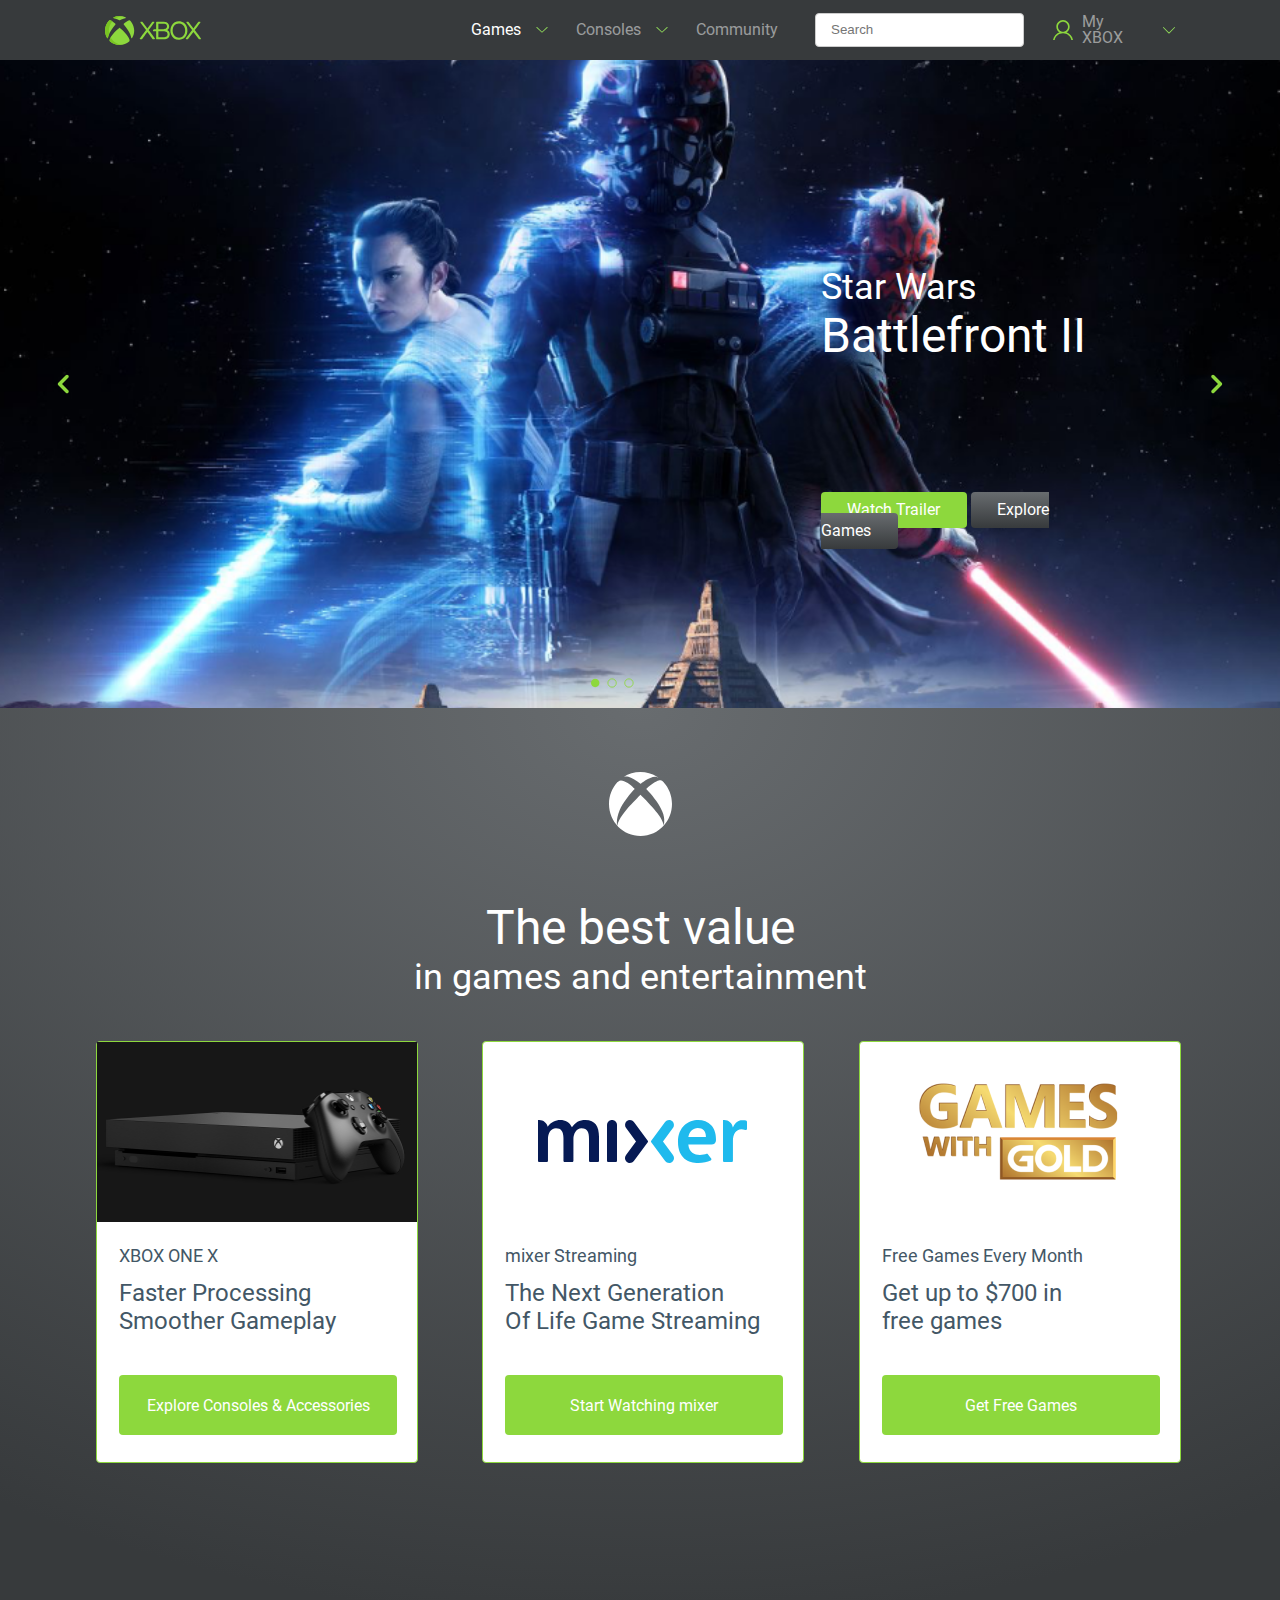
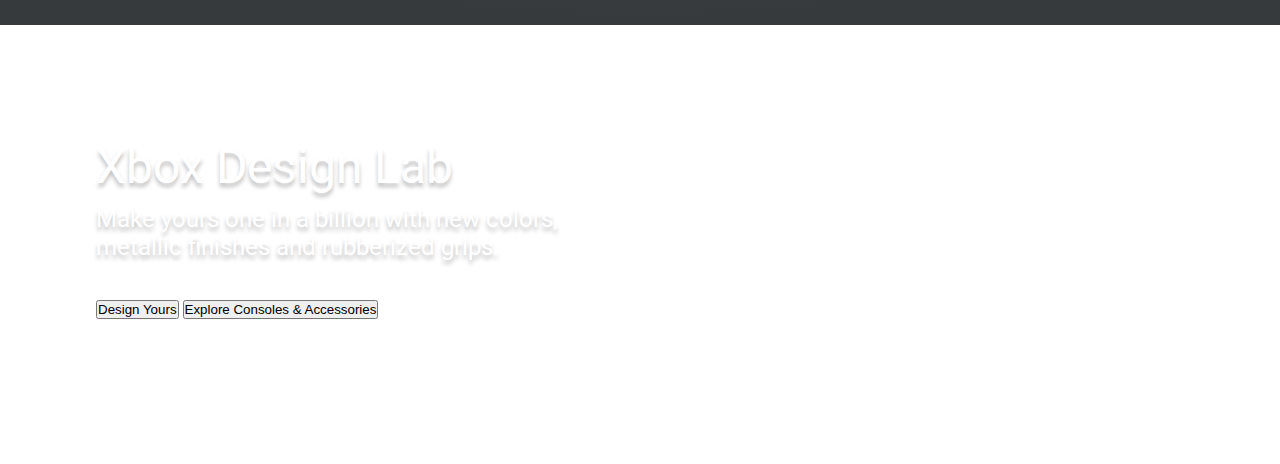
<file: index.html>
<html lang="en"><head>
    <meta charset="UTF-8">
    <meta http-equiv="X-UA-Compatible" content="IE=edge">
    <meta name="viewport" content="width=device-width, initial-scale=1.0">
    <title>My XBOX</title>
    <link rel="stylesheet" href="./215_8-2_nikolaev/css/style.css">
</head>
<body>
    <header class="header">
        <div class="container">
            <div class="header__logo">
                <div class="header__img">
                    <a href="" class="header__link">
                        <img src="./215_8-2_nikolaev/img/xbox.svg" alt="">
                    </a>
                </div>
                <div class="header__text__container">
                    <div class="header__text__block">
                        <p class="header__text__games">Games</p>
                        <a href="" class="header__link">
                            <img src="./215_8-2_nikolaev/img/down-arrow.svg" alt="" class="down-arrow indent">
                        </a>
                    </div>
                    <div class="header__text__block">
                        <div class="header__text__block1">
                            <p class="header__text">Consoles</p>
                        </div>
                        <a href="" class="header__link">
                            <img src="./215_8-2_nikolaev/img/down-arrow.svg" alt="" class="down-arrow indent">
                        </a>
                    </div>
                    <div class="header__text__block">
                        <div class="header__text__block2">
                            <p class="header__text">Community</p>
                        </div>
                    </div>
                </div>
                <div class="header__input">
                    <input type="text" class="input__search" placeholder="Search">
                </div>
                <div class="heder__myxbox__container">
                    <div class="heder__myxbox__img ">
                            <img src="./215_8-2_nikolaev/img/user.svg" alt="" class="user">
                    </div>
                        <a href="./ragistration.html" class="header__text">My XBOX</a>
                    <div class="heder__myxbox__img__indent">
                        <a href="" class="header__link">
                            <img src="./215_8-2_nikolaev/img/down-arrow.svg" alt="">
                        </a>
                    </div>
                </div>
            </div>
        </div>
    </header>
    <section class="section">
        <div class="section__wrap">
            <div class="section__container container__sort">
                <div class="section__img__block">
                    <a href="" class="section__link__prev">
                        <img src="./215_8-2_nikolaev/img/icon-prev.svg" alt="" class="prev">
                    </a>
                </div>
                <div class="section__text__container position">
                    <div class="section__text__title">Star Wars</div>
                    <div class="section__text">Battlefront II</div>
                    <div class="section__btn__container">
                        <a href="#" class="section__btn__green">Watch Trailer</a>
                        <a href="#" class="section__btn__grey">Explore Games</a>
                    </div>
                </div>
                <img src="./215_8-2_nikolaev/img/carousel-indicators.svg" alt="" class="carousel-indicators">
                <div class="section__img__block">
                    <a href="" class="section__link__prev">
                        <img src="./215_8-2_nikolaev/img/icon-next.svg" alt="" class="prev">
                    </a>
                </div>
            </div>

        </div>
    </section>
    <section class="banner">
        <div class="banner__wrap">
            <div class="section__block">
                <div class="section__container">
                    <img src="./215_8-2_nikolaev/img/xbox icon.svg" alt="" class="xbox_icon">
                </div>
                <div class="section__text__container1">
                    <p class="section__text__header title">The best value</p>
                    <p class="section__text__title text">in games and entertainment</p>
                </div>
            </div>
            <div class="section__containers">
                <div class="section__block__cart cart__indent">
                    <img src="./215_8-2_nikolaev/img/xbox-one-x.png" alt="" class="cart__img">
                    <div class="cart__text__block">
                        <div class="section__cart__title">XBOX ONE X</div>
                        <div class="section__cart__text">Faster Processing
                            Smoother Gameplay</div>
                        <button class="cart__button btn">Explore Consoles & Accessories</batton>
                    </div>
                </div>
                <div class="section__block__cart cart__indent1">
                    <div class="cart__img__block">
                        <img src="./215_8-2_nikolaev/img/Group 2.svg" alt="" class="cart__mixer">
                    </div> 
                    <div class="cart__text__block">
                        <div class="section__cart__title">mixer Streaming</div>
                        <div class="section__cart__text">The Next Generation<br>
                            Of Life Game Streaming</div>
                        <button class="cart__button btn">Start Watching mixer</batton>
                    </div>
                </div>
                <div class="section__block__cart">
                    <div class="cart__img__block">
                        <img src="./215_8-2_nikolaev/img/games_gold.png" alt="" class="cart__games__gold">
                    </div>
                    <div class="cart__text__block">
                        <div class="section__cart__title">Free Games Every Month</div>
                        <div class="section__cart__text">Get up to $700 in<br> 
                            free games</div>
                        <button class="cart__button btn">Get Free Games</batton>
                    </div>
                </div>
            </div>
        </div>
    </section>
    <section class="games">
        <div class="games__wrap">
            <div class="games__container">
                <h1 class="games__title title">Xbox Design Lab</h1>
                <p class="games__text">Make yours one in a billion with new colors, metallic finishes and rubberized grips.</p>
                <div class="button__games__block">
                    <button class="button__games1">Design Yours</button>
                    <button class="button__games2">Explore Consoles & Accessories</button>
                </div> 
        </div>
    </section>

</body>
</html>
</file>
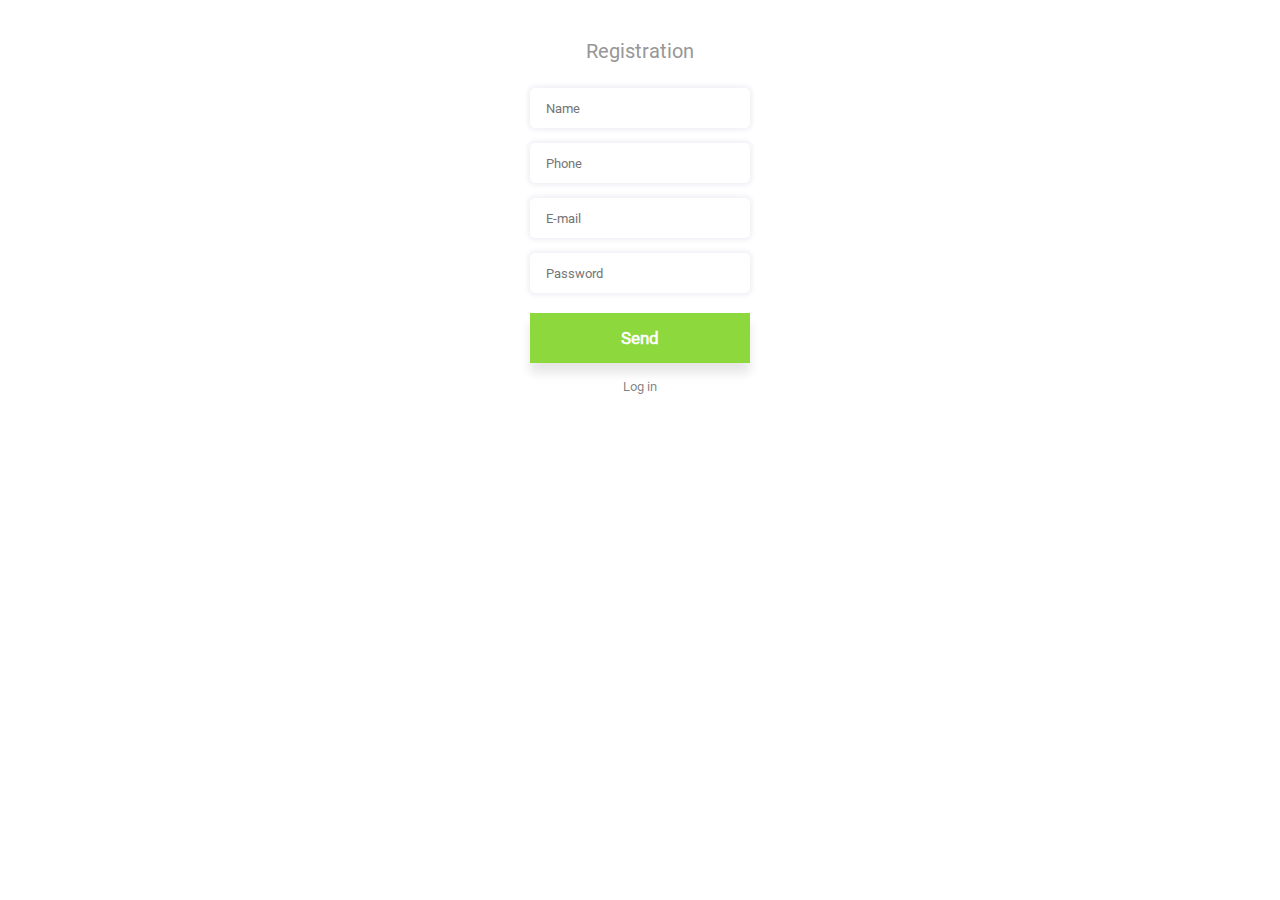
<file: ragistration.html>
<!DOCTYPE html>
<html lang="en">
<head>
    <meta charset="UTF-8">
    <meta http-equiv="X-UA-Compatible" content="IE=edge">
    <meta name="viewport" content="width=device-width, initial-scale=1.0">
    <link rel="stylesheet" href="./215_8-2_nikolaev/css/style.css">
    <title>registration</title>
</head>
<body>
    <div class="registration">
        <div class="registration__container">
            <h1 class="registration__title">Registration</h1>
            <input type="text" class="registration__input" placeholder="Name">
            <input type="text" class="registration__input" placeholder="Phone">
            <input type="email" class="registration__input" placeholder="E-mail ">
            <input type="password" class="registration__input" placeholder="Password">
            <button class="registration__button">Send</button>
            <a href="#" class="registration__link">Log in</a>
        </div>
    </div>
</body>
</html>
</file>
<file: 215_8-2_nikolaev/css/style.css>
*{
    padding: 0;
    margin: 0;
}
@font-face {
    font-family: "Roboto";
    src: url(../fonts/Roboto-Regular.ttf);
}
a{
    text-decoration: none;
}
.container{
    background: #373A3C;
}
.header__logo{
    align-items: center;
    height: 60px;
    max-width: 1069.98px;
    margin: 0 auto;
    display: flex;
}
.header__text__container{
    display: flex;
    margin-left: 270px;
}
.header__text__block{
    display: flex;
    align-items: center;
}
.down-arrow{
    width: 12px;
    height: 6.55px;
}
.header__text__games{
    padding-right: 15px;
}
.header__text__block1{
    padding-right: 15px;
}
.indent{
    padding-right: 28px;
}
.header__text__games{
    font-family: 'Roboto';
    font-style: normal;
    font-weight: 400;
    font-size: 16px;
    line-height: 16px;
    color: #FFFFFF;
}
.header__text{
    font-family: 'Roboto';
    font-style: normal;
    font-weight: 400;
    font-size: 16px;
    line-height: 16px;
    color: rgba(255, 255, 255, 0.5);
}
.input__search{
    padding: 8px 15px 9px 15px;
    background: #FFFFFF;
    border: 1px solid #CCCCCC;
    border-radius: 4px;
    margin-left: 37px; 
}
.user{
    width: 20px;
    height: 20px;
}
.heder__myxbox__container{
    display: flex;
    align-items: center;
    margin-left: 29px;
}
.heder__myxbox__img{
    padding-right: 9px;
}
.heder__myxbox__img__indent{
    margin-left: 16px;
}
/*section*/
.section__wrap{
    background-image: url(../img/Star-Wars-Battlefront-II-combat.png);
    background-repeat: no-repeat;
    background-position: center center;
    background-attachment: fixed;
    -webkit-background-size: cover;
    -moz-background-size: cover;
    -o-background-size: cover;
    background-size: cover;
}
.section__text{
    font-family: 'Roboto';
    font-style: normal;
    font-weight: 400;
    font-size: 36px;
    line-height: 42px;
    color: #FFFFFF;

    
}
.section__text{
    font-family: 'Roboto';
    font-style: normal;
    font-weight: 400;
    font-size: 24px;
    line-height: 28px;
    z-index: 2;
    color: #FFFFFF;
}
.position{
    padding-top: 206px;
    margin-left: 696px;
}
.section__container{
    max-width: 1400px;
    margin: 0 auto;
}
.container__sort{
    display: flex;
}
.section__img__block{
    width: 135px;
    height: 648px;
    display: flex;
    align-items: center;
    justify-content: center;
}
.prev{
    align-items: center;
}
.section__btn__green{
    background: #8DD83D;
    border-radius: 4px;
    padding: 8px 27px 9px 26px;
    font-family: 'Roboto';
    font-style: normal;
    font-weight: 400;
    font-size: 16px;
    line-height: 21px;
    color: #FFFFFF;
}
.section__btn__grey{
    font-family: 'Roboto';
    font-style: normal;
    font-weight: 400;
    font-size: 16px;
    line-height: 21px;
    color: #FFFFFF;
    background: linear-gradient(180deg, #686C6F 0%, #373A3C 100%);
    border-radius: 4px;
    padding: 8px 27px 9px 26px;
}
.section__btn__container{
    margin-top: 135px;
}
.carousel-indicators{
    width: 50px;
    height: 10px;
    margin: 0 auto;
    position: relative;
    bottom: -618px;
    left: -519px;
}
.text{
    font-family: 'Roboto';
    font-style: normal;
    font-weight: 400;
    font-size: 36px;
    line-height: 42px;
    
    color: #FFFFFF;
}
.section__text{
    font-family: 'Roboto';
    font-style: normal;
    font-weight: 400;
    font-size: 48px;
    line-height: 56px;
    
    color: #FFFFFF;
}
.section__block{    
    display: flex;
    flex-direction: column;
    justify-content: center;
}
.section__text__container1{
    margin: 0 auto;
    display: flex;
    flex-direction: column;
}
/*banner*/
.banner__wrap{
    background: radial-gradient(100% 100% at 50% 0%, #686C6F 0%, #373A3C 100%);
}
.section__containers{
    display: flex;
    max-width: 1088px;
    margin: 0 auto;
    padding-top: 43px;
}
.xbox_icon{
    padding-top: 64px;
}
.title{

    font-family: 'Roboto';
    font-style: normal;
    font-weight: 400;
    font-size: 48px;
    line-height: 56px;
    
    color: #FFFFFF; 
}
.section__text__header{
    margin-top: 64px;
    text-align: center;
    font-family: 'Roboto';
    font-style: normal;
    font-weight: 400;
    font-size: 48px;
    line-height: 56px;
    
    color: #FFFFFF;
}
.section__text__title{
    font-family: 'Roboto';
    font-style: normal;
    font-weight: 400;
    font-size: 36px;
    line-height: 42px;
    
    color: #FFFFFF;
}
.section__block__cart{
    width: 320px;
    background: #FFFFFF;
    height: 420px;
    display: flex;
    flex-direction: column;
    justify-content: space-between;
    background: #FFFFFF;
    border: 1px solid #8DD83D;
    border-radius: 4px;
    margin-bottom: 162px;
}
.cart__indent{
    margin-right: 64px;
}
.cart__indent1{
    margin-right: 55px;
}
.cart__mixer{
    width: 209px;
    height: 61px;
}
.cart__img__block{
    display: flex;
    justify-content: center;
    align-items: center;
    width: 318px;
    height: 180px;
}
.cart__img{
    width: 320px;
    height: 180px;
}
.section__cart__title{
    margin-bottom: 13px;
    margin-left: 22px;
    font-family: 'Roboto';
    font-style: normal;
    font-weight: 400;
    font-size: 18px;
    line-height: 21px;
    /* identical to box height */
    
    
    color: #435766;
}
.section__cart__text{
    margin-bottom: 40px;
    margin-left: 22px;
    font-family: 'Roboto';
    font-style: normal;
    font-weight: 400;
    font-size: 24px;
    line-height: 28px;
    
    color: #435766;
}
.btn{
    background: #8DD83D;
    border-radius: 4px;
    width: 278px;
    height: 60px;
    border: 0;
}
.cart__button{
    margin-left: 22px;
    margin-bottom: 27px;
    font-family: 'Roboto';
    font-style: normal;
    font-weight: 400;
    font-size: 16px;
    line-height: 21px;
    /* identical to box height, or 131% */
    
    
    color: #FFFFFF;
}
.registration__input{
    background: #FFFFFF;
    box-shadow: 0px 0px 5px 2px rgba(0, 29, 108, 0.07);
    border-radius: 5px;
    width: 204px;
    height: 40px;
    padding-left: 16px;
    margin-bottom: 15px;
    border: 0;
    font-family: 'Roboto';
    font-style: normal;
    font-weight: 400;
    font-size: 13px;
    line-height: 15px;
    
    color: rgba(0, 0, 0, 0.5);
}
.registration__container{
    max-width: 220px;
    margin: 0 auto;
    display: flex;
    flex-direction: column;
    justify-content: center;
}
.registration{
    margin: 0 auto;
}
.registration__title{
    font-family: 'Roboto';
    font-style: normal;
    font-weight: 500;
    font-size: 20px;
    line-height: 23px;
    text-align: center;
    color: #979797;
    margin-top: 40px;
    margin-bottom: 25px;
}
.registration__button{
    background: #8DD83D;
    box-shadow: 0px 10px 10px rgba(0, 0, 0, 0.1);
    width: 220px;
    height: 50px;
    margin-top: 5px;
    border: 0;
    font-family: 'Roboto';
    font-style: normal;
    font-weight: 700;
    font-size: 17px;
    line-height: 20px;
    /* identical to box height */
    
    text-align: center;
    
    color: #FDFDFF;
}
.registration__link{
    font-family: 'Roboto';
    font-style: normal;
    font-weight: 400;
    font-size: 13px;
    line-height: 15px;
    text-align: center;
    color: rgba(0, 0, 0, 0.5);
    margin-top: 16px;
}
/*games*/
.games__wrap{
    background-image: url(../img/Rectangle.png);
    background-repeat: no-repeat;
    background-position: center center;
    background-attachment: fixed;
    -webkit-background-size: cover;
    -moz-background-size: cover;
    -o-background-size: cover;
    background-size: cover;
}
.games__title{
    text-shadow: 0px 4px 4px rgba(0, 0, 0, 0.25);
    padding-top: 114px;
}
.games__text{
    padding-top: 10px;
    padding-bottom: 39px;
    text-shadow: 0px 4px 4px rgba(0, 0, 0, 0.25);
    max-width: 539px;
    font-family: 'Roboto';
    font-style: normal;
    font-weight: 400;
    font-size: 24px;
    line-height: 28px;
    
    color: #FFFFFF;
}
.games__container{
    max-width: 1088px;
    margin: 0 auto;
}
.button__games__block{
    padding-bottom: 145px;
}
</file>
